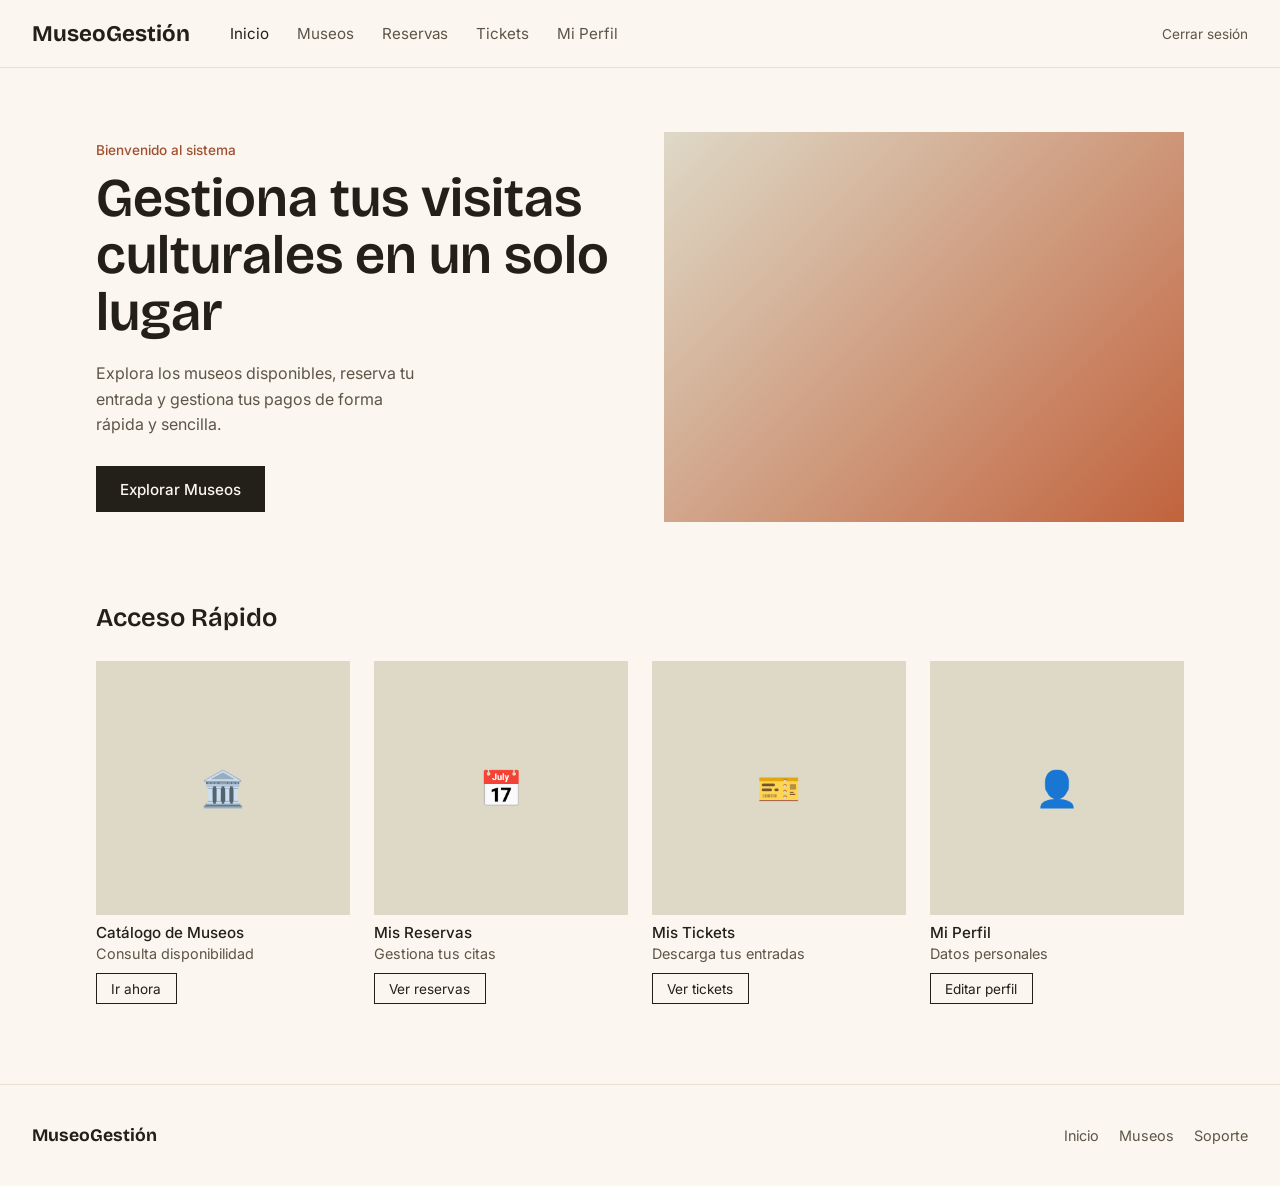
<file: index.html>
﻿<!DOCTYPE html>
<html lang="es">
<head>
  <meta charset="UTF-8">
  <meta name="viewport" content="width=device-width, initial-scale=1.0">
  <title>Sistema de Gestión de Museos — Inicio</title>
  <link rel="preconnect" href="https://fonts.googleapis.com">
  <link rel="preconnect" href="https://fonts.gstatic.com" crossorigin>
  <link href="https://fonts.googleapis.com/css2?family=Bricolage+Grotesque:opsz,wght@12..96,500;12..96,600;12..96,700&family=Inter:wght@400;500;600&display=swap" rel="stylesheet">
  <link rel="stylesheet" href="css/style.css">
</head>
<body>

  <header class="site-header">
    <a class="site-header__logo" href="index.html">MuseoGestión</a>

    <nav class="site-nav" aria-label="Navegación principal">
      <a href="index.html" class="site-nav__link site-nav__link--active">Inicio</a>
      <a href="museos.html" class="site-nav__link">Museos</a>
      <a href="reservas.html" class="site-nav__link">Reservas</a>
      <a href="tickets.html" class="site-nav__link">Tickets</a>
      <a href="clientes.html" class="site-nav__link">Mi Perfil</a>
    </nav>

    <div class="site-header__actions">
      <a href="login.html" class="site-header__auth">Cerrar sesión</a>
    </div>
  </header>

  <main>
    <section class="hero">
      <div class="hero__text">
        <p class="hero__tag">Bienvenido al sistema</p>
        <h1 class="hero__title">Gestiona tus visitas<br>culturales en un solo lugar</h1>
        <p class="hero__desc">
          Explora los museos disponibles, reserva tu entrada y gestiona tus pagos de forma rápida y sencilla.
        </p>
        <a href="museos.html" class="hero__cta">Explorar Museos</a>
      </div>
      <div class="hero__image" aria-hidden="true" style="background: linear-gradient(135deg, #ded9c7, #c1633d);"></div>
    </section>

    <section class="products" id="servicios">
      <h2 class="products__title">Acceso Rápido</h2>
      <ul class="products__grid">
        <li class="product-card">
          <div class="product-card__image" data-emoji="🏛️"></div>
          <h3 class="product-card__name">Catálogo de Museos</h3>
          <p class="product-card__price">Consulta disponibilidad</p>
          <a href="museos.html" class="product-card__add" style="text-decoration:none; text-align:center; display:block">Ir ahora</a>
        </li>
        <li class="product-card">
          <div class="product-card__image" data-emoji="📅"></div>
          <h3 class="product-card__name">Mis Reservas</h3>
          <p class="product-card__price">Gestiona tus citas</p>
          <a href="reservas.html" class="product-card__add" style="text-decoration:none; text-align:center; display:block">Ver reservas</a>
        </li>
        <li class="product-card">
          <div class="product-card__image" data-emoji="🎫"></div>
          <h3 class="product-card__name">Mis Tickets</h3>
          <p class="product-card__price">Descarga tus entradas</p>
          <a href="tickets.html" class="product-card__add" style="text-decoration:none; text-align:center; display:block">Ver tickets</a>
        </li>
        <li class="product-card">
          <div class="product-card__image" data-emoji="👤"></div>
          <h3 class="product-card__name">Mi Perfil</h3>
          <p class="product-card__price">Datos personales</p>
          <a href="clientes.html" class="product-card__add" style="text-decoration:none; text-align:center; display:block">Editar perfil</a>
        </li>
      </ul>
    </section>
  </main>

  <footer class="site-footer">
    <div class="site-footer__brand">MuseoGestión</div>
    <nav class="site-footer__links" aria-label="Enlaces del pie de página">
      <a href="index.html">Inicio</a>
      <a href="museos.html">Museos</a>
      <a href="clientes.html">Soporte</a>
    </nav>
  </footer>

  <script src="js/main.js"></script>
</body>
</html>
</file>
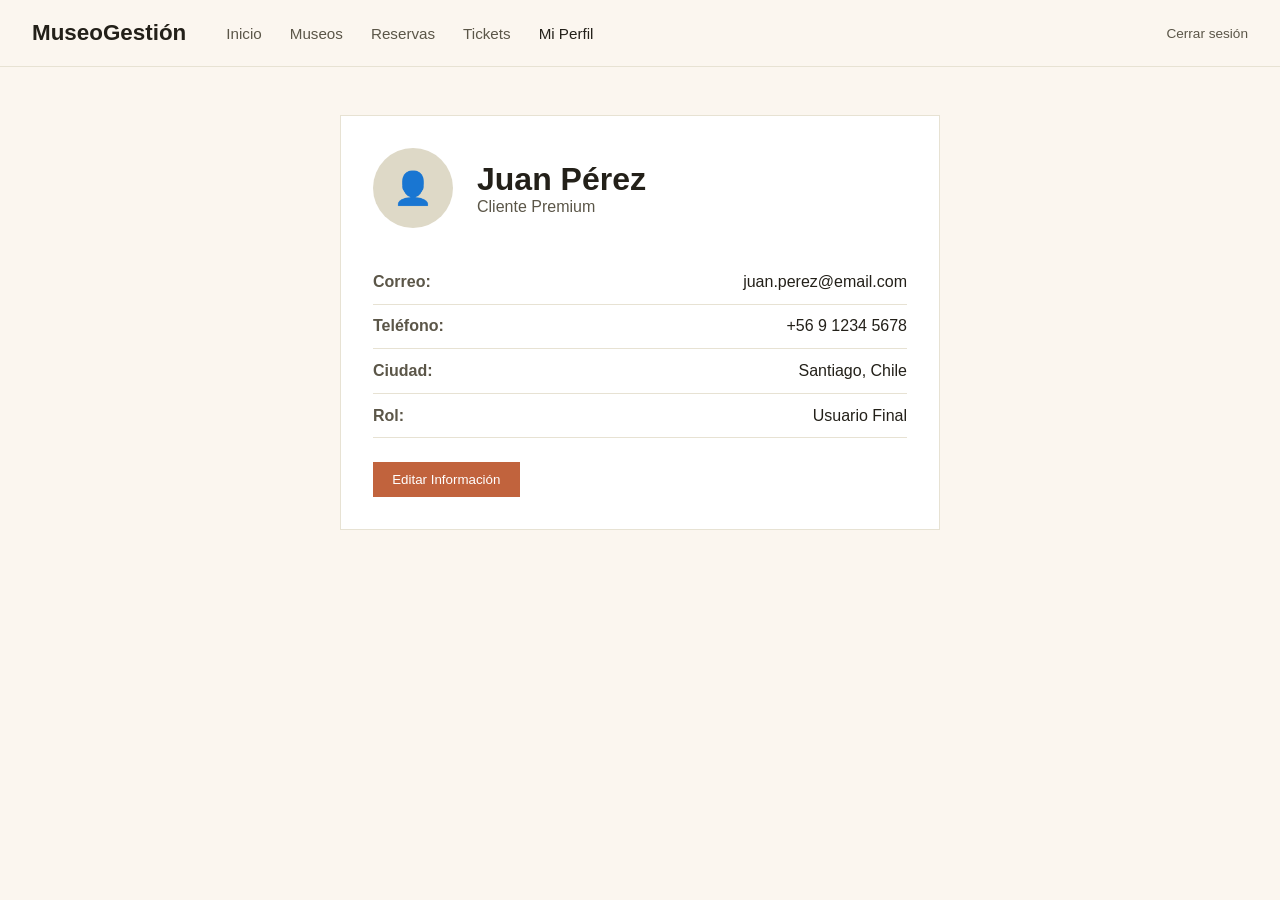
<file: clientes.html>
﻿<!DOCTYPE html>
<html lang="es">
<head>
  <meta charset="UTF-8">
  <meta name="viewport" content="width=device-width, initial-scale=1.0">
  <title>MuseoGestión · Mi Perfil</title>
  <link rel="stylesheet" href="css/style.css">
  <style>
    .profile-card { max-width: 600px; margin: 3rem auto; padding: 2rem; background: white; border: 1px solid var(--sand-line); }
    .profile-header { display: flex; align-items: center; gap: 1.5rem; margin-bottom: 2rem; }
    .profile-avatar { width: 80px; height: 80px; background: var(--sand); border-radius: 50%; display: flex; align-items: center; justify-content: center; font-size: 2rem; }
    .detail-row { display: flex; justify-content: space-between; padding: 0.8rem 0; border-bottom: 1px solid var(--sand-line); }
    .detail-label { font-weight: 600; color: #5b5648; }
    .btn-edit { margin-top: 1.5rem; padding: 0.6rem 1.2rem; background: var(--clay); color: white; border: none; cursor: pointer; }
  </style>
</head>
<body>
  <header class="site-header">
    <a class="site-header__logo" href="index.html">MuseoGestión</a>
    <nav class="site-nav">
      <a href="index.html" class="site-nav__link">Inicio</a>
      <a href="museos.html" class="site-nav__link">Museos</a>
      <a href="reservas.html" class="site-nav__link">Reservas</a>
      <a href="tickets.html" class="site-nav__link">Tickets</a>
      <a href="clientes.html" class="site-nav__link site-nav__link--active">Mi Perfil</a>
    </nav>
    <div class="site-header__actions"><a href="login.html" class="site-header__auth">Cerrar sesión</a></div>
  </header>

  <main>
    <div class="profile-card">
      <div class="profile-header">
        <div class="profile-avatar">👤</div>
        <div>
          <h1 style="margin:0; font-family: var(--font-display);">Juan Pérez</h1>
          <p style="margin:0; color: #5b5648;">Cliente Premium</p>
        </div>
      </div>
      <div class="detail-row"><span class="detail-label">Correo:</span> <span>juan.perez@email.com</span></div>
      <div class="detail-row"><span class="detail-label">Teléfono:</span> <span>+56 9 1234 5678</span></div>
      <div class="detail-row"><span class="detail-label">Ciudad:</span> <span>Santiago, Chile</span></div>
      <div class="detail-row"><span class="detail-label">Rol:</span> <span>Usuario Final</span></div>
      <button class="btn-edit">Editar Información</button>
    </div>
  </main>
</body>
</html>
</file>
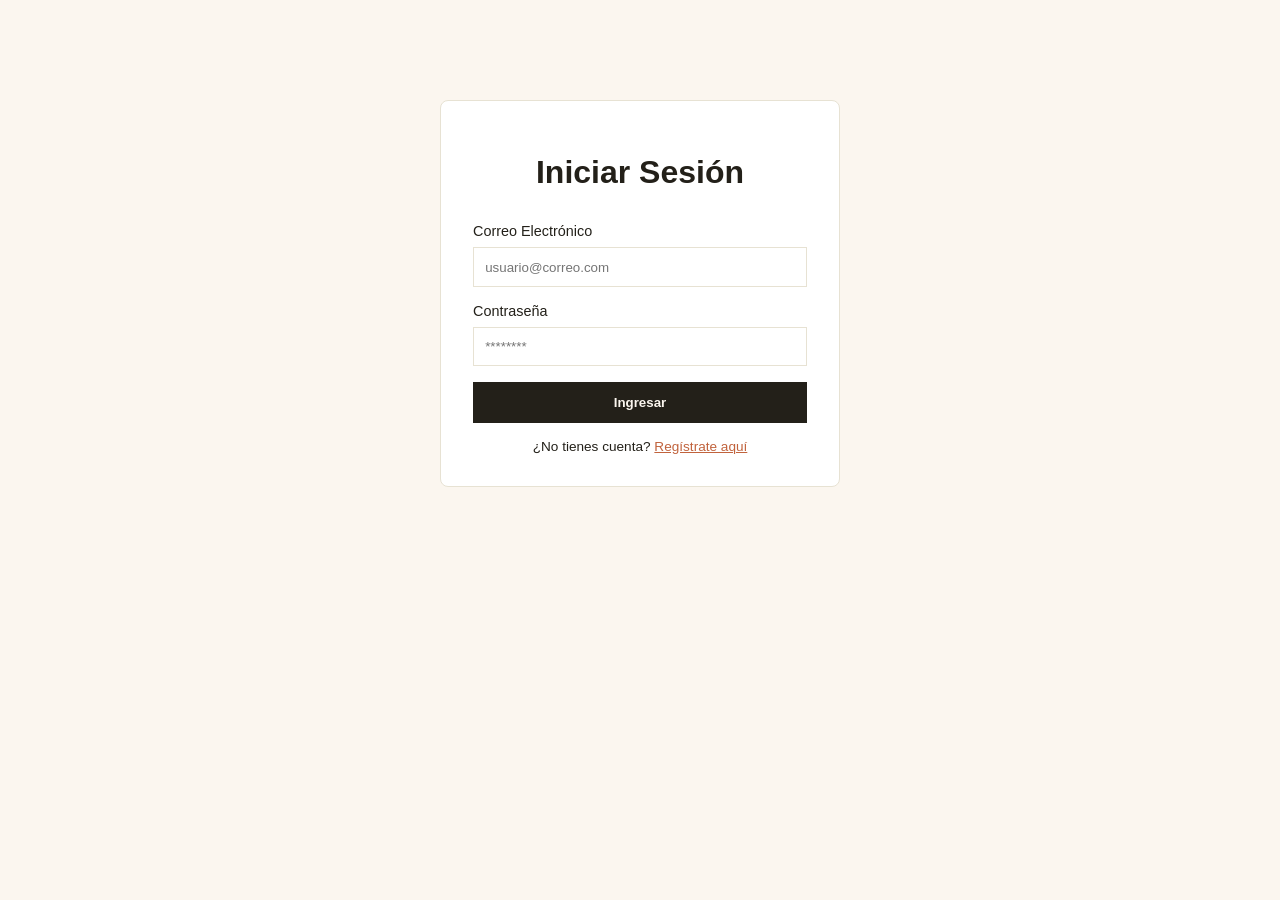
<file: login.html>
﻿<!DOCTYPE html>
<html lang="es">
<head>
  <meta charset="UTF-8">
  <meta name="viewport" content="width=device-width, initial-scale=1.0">
  <title>MuseoGestión · Acceso</title>
  <link rel="stylesheet" href="css/style.css">
  <style>
    .login-container { max-width: 400px; margin: 100px auto; padding: 2rem; background: white; border: 1px solid var(--sand-line); border-radius: 8px; }
    .login-title { font-family: var(--font-display); text-align: center; margin-bottom: 2rem; }
    .form-group { margin-bottom: 1rem; }
    .form-group label { display: block; margin-bottom: 0.5rem; font-size: 0.9rem; }
    .form-group input { width: 100%; padding: 0.7rem; border: 1px solid var(--sand-line); }
    .login-btn { width: 100%; padding: 0.8rem; background: var(--ink); color: var(--paper); border: none; cursor: pointer; font-weight: 600; }
    .login-footer { text-align: center; margin-top: 1rem; font-size: 0.85rem; }
  </style>
</head>
<body>
  <div class="login-container">
    <h1 class="login-title">Iniciar Sesión</h1>
    <form action="index.html">
      <div class="form-group">
        <label>Correo Electrónico</label>
        <input type="email" required placeholder="usuario@correo.com">
      </div>
      <div class="form-group">
        <label>Contraseña</label>
        <input type="password" required placeholder="********">
      </div>
      <button type="submit" class="login-btn">Ingresar</button>
    </form>
    <div class="login-footer">
      ¿No tienes cuenta? <a href="#" style="color: var(--clay)">Regístrate aquí</a>
    </div>
  </div>
</body>
</html>
</file>
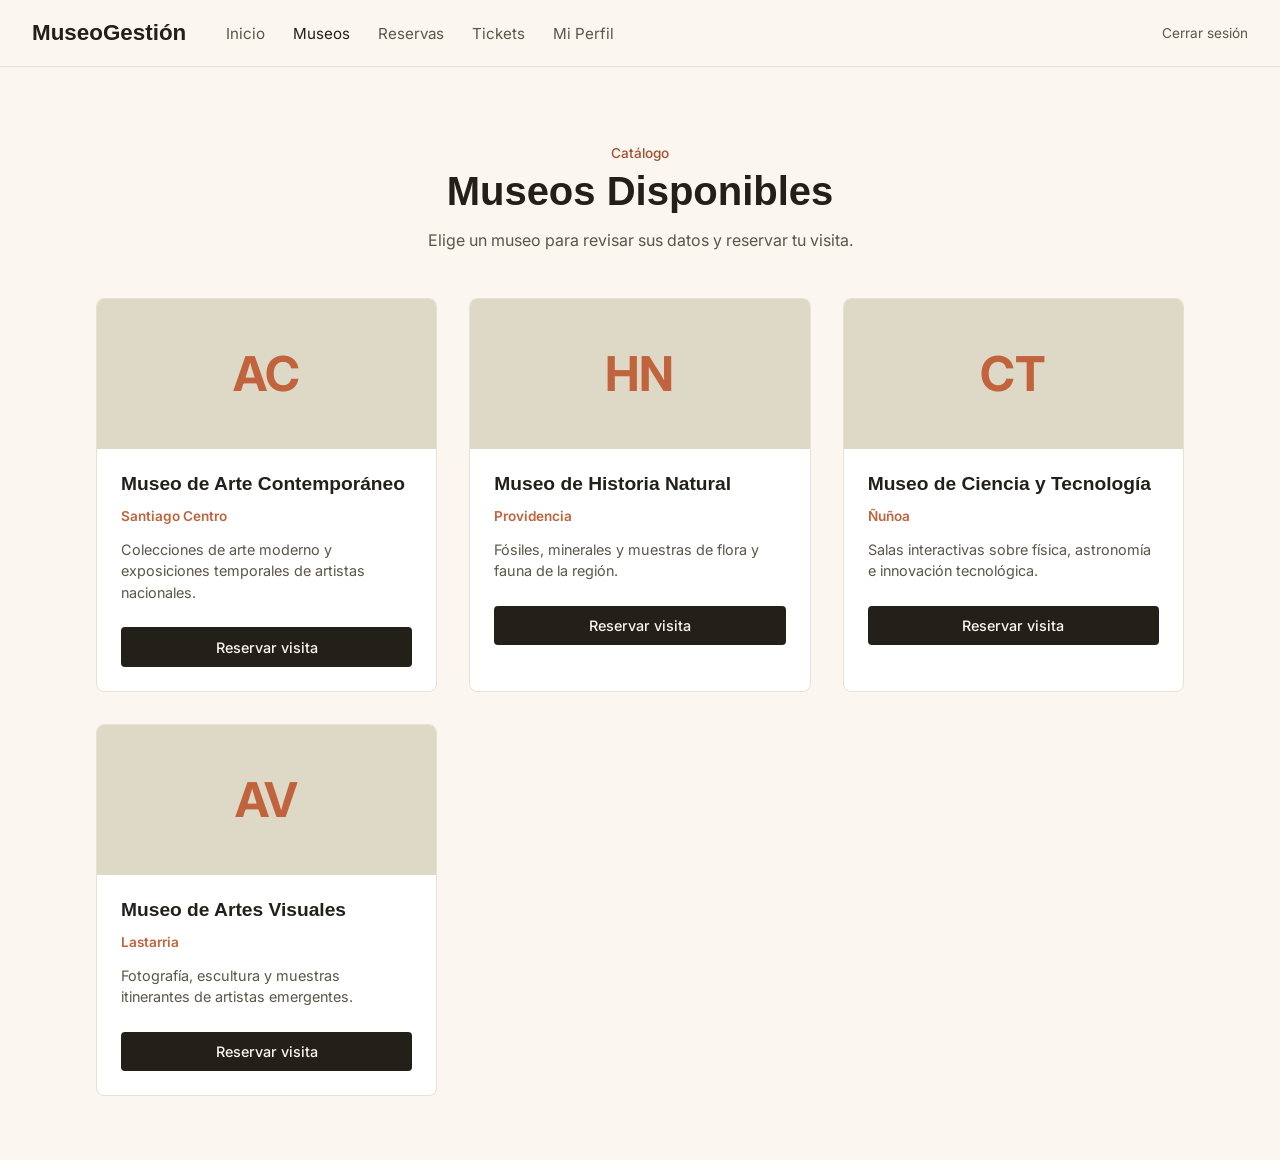
<file: museos.html>
﻿<!DOCTYPE html>
<html lang="es">
<head>
  <meta charset="UTF-8">
  <meta name="viewport" content="width=device-width, initial-scale=1.0">
  <title>MuseoGestión · Museos</title>
  <link rel="preconnect" href="https://fonts.googleapis.com">
  <link rel="preconnect" href="https://fonts.gstatic.com" crossorigin>
  <link href="https://fonts.googleapis.com/css2?family=Fraunces:opsz,wght@9..144,300;9..144,500;9..144,600&family=Inter:wght@400;500;600&display=swap" rel="stylesheet">
  <link rel="stylesheet" href="css/style.css">
  <style>
    .museums { max-width: 72rem; margin: 0 auto; padding: 4rem 2rem; }
    .museums__intro { margin-bottom: 3rem; text-align: center; }
    .museums__tag { color: var(--clay-dark); font-weight: 500; font-size: 0.85rem; margin-bottom: 0.5rem; }
    .museums__title { font-family: var(--font-display); font-size: 2.5rem; margin: 0 0 1rem; }
    .museums__subtitle { color: #5b5648; margin-bottom: 2rem; }
    .museums__grid { display: grid; grid-template-columns: repeat(auto-fit, minmax(250px, 1fr)); gap: 2rem; margin: 0; padding: 0; }
    .museum-card { background: white; border: 1px solid var(--sand-line); border-radius: 8px; overflow: hidden; transition: transform 0.2s; }
    .museum-card:hover { transform: translateY(-5px); }
    .museum-card__cover { height: 150px; background: var(--sand); display: flex; align-items: center; justify-content: center; font-size: 3rem; font-weight: 700; color: var(--clay); }
    .museum-card__body { padding: 1.5rem; }
    .museum-card__name { font-family: var(--font-display); font-size: 1.2rem; margin: 0 0 0.5rem; }
    .museum-card__meta { font-size: 0.85rem; color: var(--clay); font-weight: 600; margin-bottom: 0.5rem; }
    .museum-card__desc { font-size: 0.9rem; color: #5b5648; line-height: 1.5; margin-bottom: 1.5rem; }
    .museum-card__link { display: block; text-align: center; padding: 0.7rem; background: var(--ink); color: var(--paper); text-decoration: none; font-size: 0.9rem; font-weight: 500; border-radius: 4px; }
  </style>
</head>
<body>

  <header class="site-header">
    <a class="site-header__logo" href="index.html">MuseoGestión</a>
    <nav class="site-nav">
      <a href="index.html" class="site-nav__link">Inicio</a>
      <a href="museos.html" class="site-nav__link site-nav__link--active">Museos</a>
      <a href="reservas.html" class="site-nav__link">Reservas</a>
      <a href="tickets.html" class="site-nav__link">Tickets</a>
      <a href="clientes.html" class="site-nav__link">Mi Perfil</a>
    </nav>
    <div class="site-header__actions">
      <a href="login.html" class="site-header__auth">Cerrar sesión</a>
    </div>
  </header>

  <main class="museums">
    <div class="museums__intro">
      <p class="museums__tag">Catálogo</p>
      <h1 class="museums__title">Museos Disponibles</h1>
      <p class="museums__subtitle">Elige un museo para revisar sus datos y reservar tu visita.</p>
    </div>

    <ul class="museums__grid">
      <li class="museum-card">
        <div class="museum-card__cover">AC</div>
        <div class="museum-card__body">
          <h2 class="museum-card__name">Museo de Arte Contemporáneo</h2>
          <p class="museum-card__meta">Santiago Centro</p>
          <p class="museum-card__desc">Colecciones de arte moderno y exposiciones temporales de artistas nacionales.</p>
          <a class="museum-card__link" href="reservas.html">Reservar visita</a>
        </div>
      </li>
      <li class="museum-card">
        <div class="museum-card__cover">HN</div>
        <div class="museum-card__body">
          <h2 class="museum-card__name">Museo de Historia Natural</h2>
          <p class="museum-card__meta">Providencia</p>
          <p class="museum-card__desc">Fósiles, minerales y muestras de flora y fauna de la región.</p>
          <a class="museum-card__link" href="reservas.html">Reservar visita</a>
        </div>
      </li>
      <li class="museum-card">
        <div class="museum-card__cover">CT</div>
        <div class="museum-card__body">
          <h2 class="museum-card__name">Museo de Ciencia y Tecnología</h2>
          <p class="museum-card__meta">Ñuñoa</p>
          <p class="museum-card__desc">Salas interactivas sobre física, astronomía e innovación tecnológica.</p>
          <a class="museum-card__link" href="reservas.html">Reservar visita</a>
        </div>
      </li>
      <li class="museum-card">
        <div class="museum-card__cover">AV</div>
        <div class="museum-card__body">
          <h2 class="museum-card__name">Museo de Artes Visuales</h2>
          <p class="museum-card__meta">Lastarria</p>
          <p class="museum-card__desc">Fotografía, escultura y muestras itinerantes de artistas emergentes.</p>
          <a class="museum-card__link" href="reservas.html">Reservar visita</a>
        </div>
      </li>
    </ul>
  </main>

  <script src="js/main.js"></script>
</body>
</html>
</file>
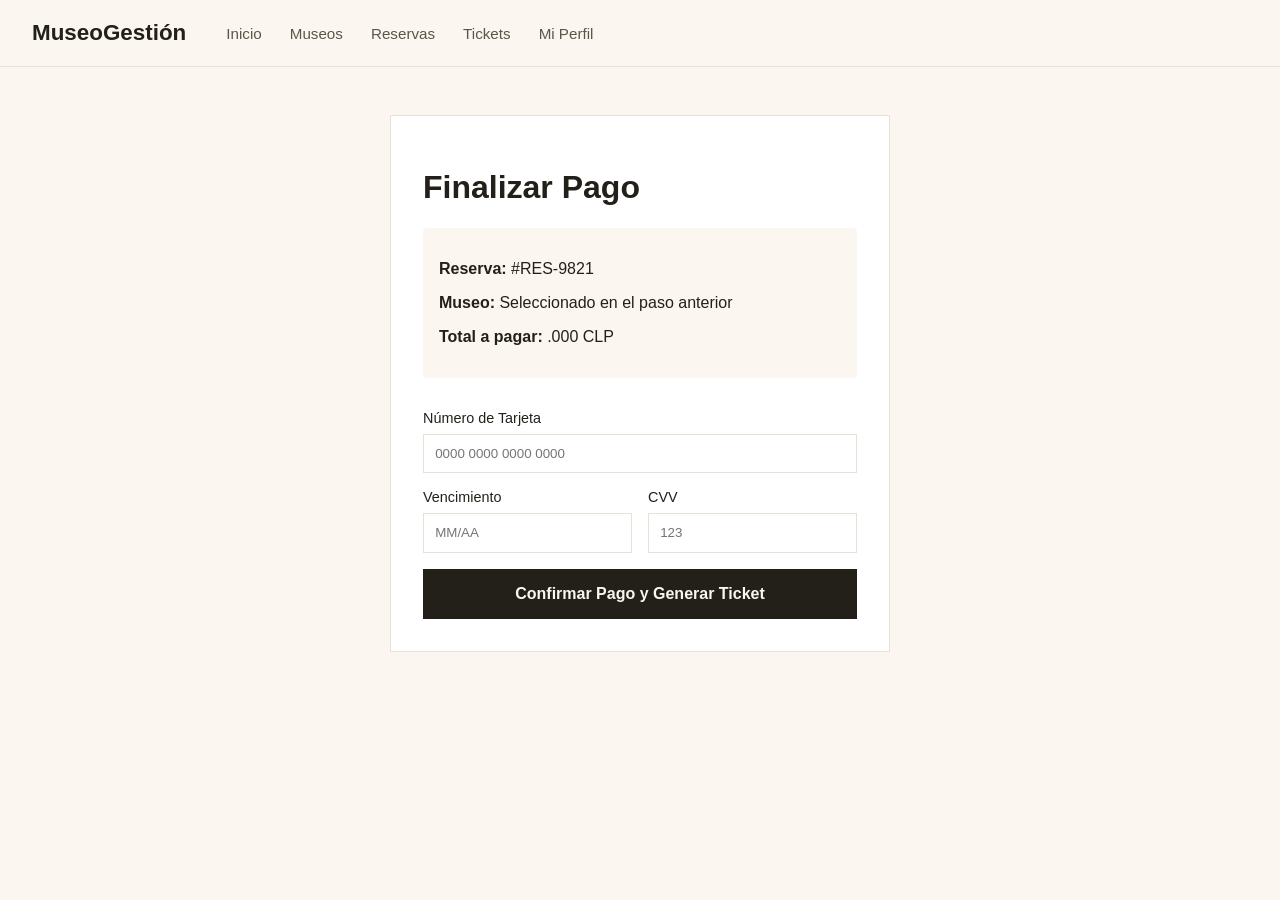
<file: pagos.html>
﻿<!DOCTYPE html>
<html lang="es">
<head>
  <meta charset="UTF-8">
  <meta name="viewport" content="width=device-width, initial-scale=1.0">
  <title>MuseoGestión · Pago de Reserva</title>
  <link rel="stylesheet" href="css/style.css">
  <style>
    .payment-container { max-width: 500px; margin: 3rem auto; padding: 2rem; background: white; border: 1px solid var(--sand-line); }
    .payment-summary { background: var(--paper); padding: 1rem; margin-bottom: 2rem; border-radius: 4px; }
    .form-group { margin-bottom: 1rem; }
    .form-group label { display: block; margin-bottom: 0.5rem; font-size: 0.9rem; }
    .form-group input { width: 100%; padding: 0.7rem; border: 1px solid var(--sand-line); }
    .btn-pay { width: 100%; padding: 1rem; background: var(--ink); color: var(--paper); border: none; cursor: pointer; font-weight: 600; font-size: 1rem; }
  </style>
</head>
<body>
  <header class="site-header">
    <a class="site-header__logo" href="index.html">MuseoGestión</a>
    <nav class="site-nav">
      <a href="index.html" class="site-nav__link">Inicio</a>
      <a href="museos.html" class="site-nav__link">Museos</a>
      <a href="reservas.html" class="site-nav__link">Reservas</a>
      <a href="tickets.html" class="site-nav__link">Tickets</a>
      <a href="clientes.html" class="site-nav__link">Mi Perfil</a>
    </nav>
  </header>

  <main>
    <div class="payment-container">
      <h1 style="font-family: var(--font-display);">Finalizar Pago</h1>
      <div class="payment-summary">
        <p><strong>Reserva:</strong> #RES-9821</p>
        <p><strong>Museo:</strong> Seleccionado en el paso anterior</p>
        <p><strong>Total a pagar:</strong> .000 CLP</p>
      </div>
      <form action="tickets.html">
        <div class="form-group">
          <label>Número de Tarjeta</label>
          <input type="text" placeholder="0000 0000 0000 0000" required>
        </div>
        <div style="display:grid; grid-template-columns: 1fr 1fr; gap: 1rem;">
          <div class="form-group">
            <label>Vencimiento</label>
            <input type="text" placeholder="MM/AA" required>
          </div>
          <div class="form-group">
            <label>CVV</label>
            <input type="text" placeholder="123" required>
          </div>
        </div>
        <button type="submit" class="btn-pay">Confirmar Pago y Generar Ticket</button>
      </form>
    </div>
  </main>
</body>
</html>
</file>
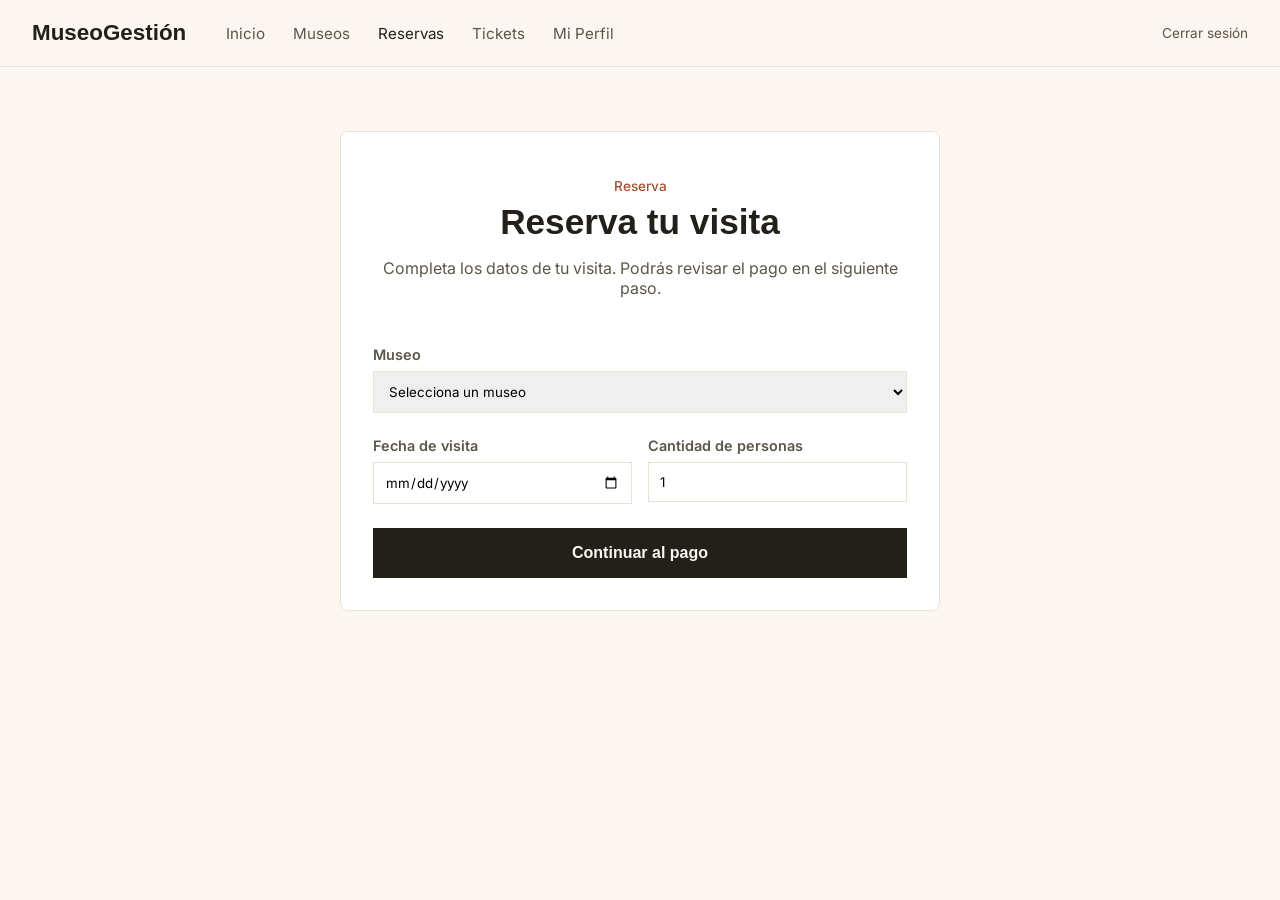
<file: reservas.html>
﻿<!DOCTYPE html>
<html lang="es">
<head>
  <meta charset="UTF-8">
  <meta name="viewport" content="width=device-width, initial-scale=1.0">
  <title>MuseoGestión · Reservas</title>
  <link rel="preconnect" href="https://fonts.googleapis.com">
  <link rel="preconnect" href="https://fonts.gstatic.com" crossorigin>
  <link href="https://fonts.googleapis.com/css2?family=Fraunces:opsz,wght@9..144,300;9..144,500;9..144,600&family=Inter:wght@400;500;600&display=swap" rel="stylesheet">
  <link rel="stylesheet" href="css/style.css">
  <style>
    .reserve { max-width: 600px; margin: 4rem auto; padding: 2rem; background: white; border: 1px solid var(--sand-line); border-radius: 8px; }
    .reserve__intro { text-align: center; margin-bottom: 3rem; }
    .reserve__tag { color: var(--clay-dark); font-weight: 500; font-size: 0.85rem; margin-bottom: 0.5rem; }
    .reserve__title { font-family: var(--font-display); font-size: 2.2rem; margin: 0 0 1rem; }
    .reserve__subtitle { color: #5b5648; margin-bottom: 2rem; }
    .form { display: grid; gap: 1.5rem; }
    .form__field { display: flex; flex-direction: column; gap: 0.5rem; }
    .form__field label { font-weight: 600; font-size: 0.9rem; color: #5b5648; }
    .form__field input, .form__field select { padding: 0.7rem; border: 1px solid var(--sand-line); font-family: var(--font-body); }
    .form__row { display: grid; grid-template-columns: 1fr 1fr; gap: 1rem; }
    .form__submit { background: var(--ink); color: var(--paper); padding: 1rem; border: none; font-weight: 600; cursor: pointer; font-size: 1rem; transition: background 0.2s; }
    .form__submit:hover { background: var(--clay-dark); }
  </style>
</head>
<body>

  <header class="site-header">
    <a class="site-header__logo" href="index.html">MuseoGestión</a>
    <nav class="site-nav">
      <a href="index.html" class="site-nav__link">Inicio</a>
      <a href="museos.html" class="site-nav__link">Museos</a>
      <a href="reservas.html" class="site-nav__link site-nav__link--active">Reservas</a>
      <a href="tickets.html" class="site-nav__link">Tickets</a>
      <a href="clientes.html" class="site-nav__link">Mi Perfil</a>
    </nav>
    <div class="site-header__actions">
      <a href="login.html" class="site-header__auth">Cerrar sesión</a>
    </div>
  </header>

  <main>
    <div class="reserve">
      <div class="reserve__intro">
        <p class="reserve__tag">Reserva</p>
        <h1 class="reserve__title">Reserva tu visita</h1>
        <p class="reserve__subtitle">Completa los datos de tu visita. Podrás revisar el pago en el siguiente paso.</p>
      </div>

      <form class="form" action="pagos.html">
        <div class="form__field">
          <label for="museo">Museo</label>
          <select id="museo" name="museo" required>
            <option value="" selected disabled>Selecciona un museo</option>
            <option value="Museo de Arte Contemporáneo">Museo de Arte Contemporáneo</option>
            <option value="Museo de Historia Natural">Museo de Historia Natural</option>
            <option value="Museo de Ciencia y Tecnología">Museo de Ciencia y Tecnología</option>
            <option value="Museo de Artes Visuales">Museo de Artes Visuales</option>
          </select>
        </div>

        <div class="form__row">
          <div class="form__field">
            <label for="fecha">Fecha de visita</label>
            <input type="date" id="fecha" name="fecha" required>
          </div>
          <div class="form__field">
            <label for="personas">Cantidad de personas</label>
            <input type="number" id="personas" name="personas" min="1" max="20" value="1" required>
          </div>
        </div>

        <button type="submit" class="form__submit">Continuar al pago</button>
      </form>
    </div>
  </main>

  <script src="js/main.js"></script>
</body>
</html>
</file>
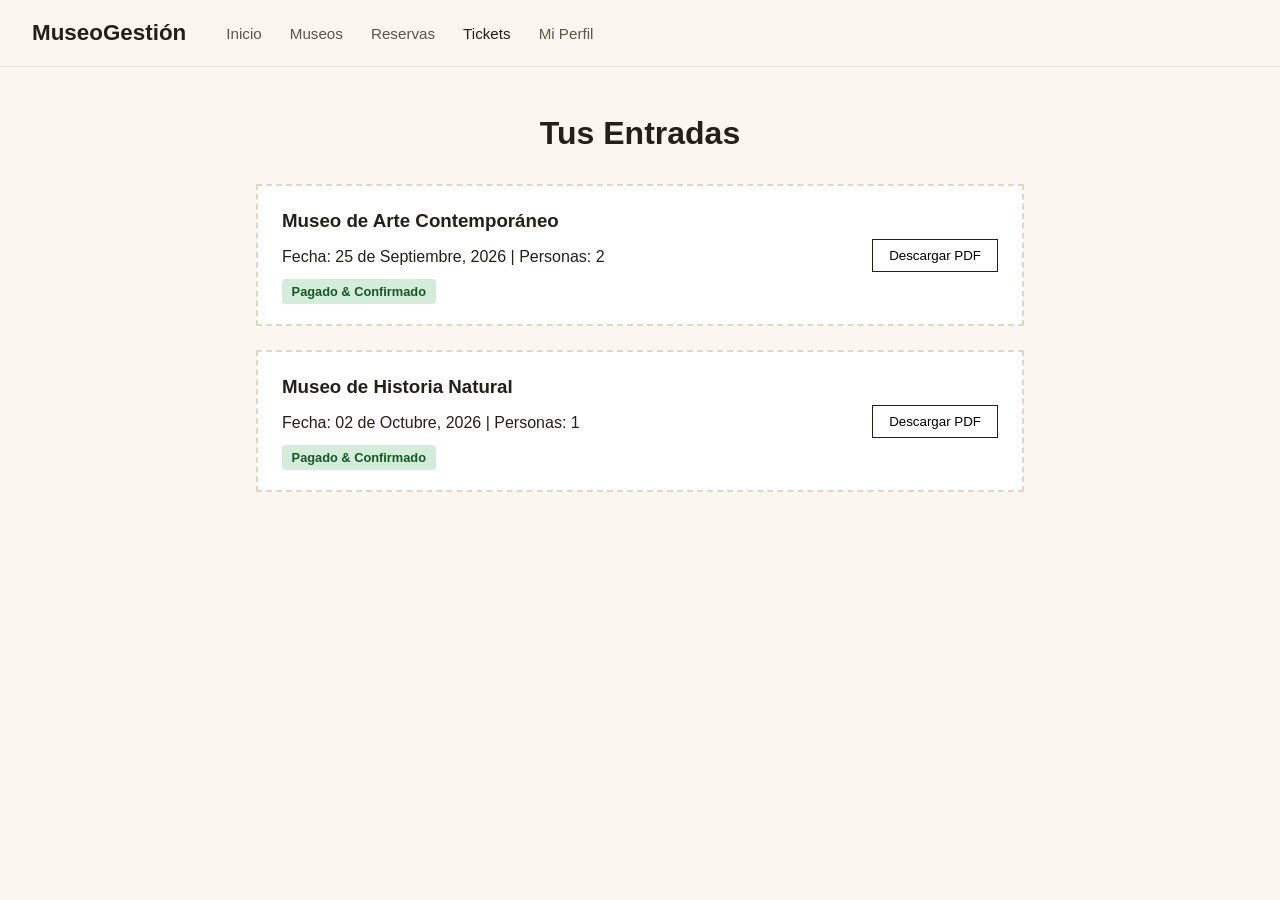
<file: tickets.html>
﻿<!DOCTYPE html>
<html lang="es">
<head>
  <meta charset="UTF-8">
  <meta name="viewport" content="width=device-width, initial-scale=1.0">
  <title>MuseoGestión · Mis Tickets</title>
  <link rel="stylesheet" href="css/style.css">
  <style>
    .tickets-list { max-width: 800px; margin: 3rem auto; padding: 0 1rem; }
    .ticket-card { background: white; border: 2px dashed var(--sand); padding: 1.5rem; margin-bottom: 1.5rem; display: flex; justify-content: space-between; align-items: center; }
    .ticket-info h3 { margin: 0; font-family: var(--font-display); }
    .ticket-status { background: #d4edda; color: #155724; padding: 0.3rem 0.6rem; font-size: 0.8rem; border-radius: 4px; font-weight: 600; }
    .btn-print { padding: 0.5rem 1rem; border: 1px solid var(--ink); background: none; cursor: pointer; }
  </style>
</head>
<body>
  <header class="site-header">
    <a class="site-header__logo" href="index.html">MuseoGestión</a>
    <nav class="site-nav">
      <a href="index.html" class="site-nav__link">Inicio</a>
      <a href="museos.html" class="site-nav__link">Museos</a>
      <a href="reservas.html" class="site-nav__link">Reservas</a>
      <a href="tickets.html" class="site-nav__link site-nav__link--active">Tickets</a>
      <a href="clientes.html" class="site-nav__link">Mi Perfil</a>
    </nav>
  </header>

  <main>
    <div class="tickets-list">
      <h1 style="font-family: var(--font-display); text-align: center; margin-bottom: 2rem;">Tus Entradas</h1>
      
      <div class="ticket-card">
        <div class="ticket-info">
          <h3>Museo de Arte Contemporáneo</h3>
          <p>Fecha: 25 de Septiembre, 2026 | Personas: 2</p>
          <span class="ticket-status">Pagado & Confirmado</span>
        </div>
        <button class="btn-print">Descargar PDF</button>
      </div>

      <div class="ticket-card">
        <div class="ticket-info">
          <h3>Museo de Historia Natural</h3>
          <p>Fecha: 02 de Octubre, 2026 | Personas: 1</p>
          <span class="ticket-status">Pagado & Confirmado</span>
        </div>
        <button class="btn-print">Descargar PDF</button>
      </div>
    </div>
  </main>
</body>
</html>
</file>
<file: css/style.css>
:root {
  --ink: #232019;
  --paper: #fbf6ef;
  --clay: #c1633d;
  --clay-dark: #a14f30;
  --sand: #ded9c7;
  --sand-line: #e7e2d3;

  --font-display: "Bricolage Grotesque", sans-serif;
  --font-body: "Inter", sans-serif;
}


* {
  box-sizing: border-box;
}

body {
  margin: 0;
  font-family: var(--font-body);
  color: var(--ink);
  background: var(--paper);
}

a {
  color: inherit;
}

ul {
  list-style: none;
}


.site-header {
  display: flex;
  align-items: center;
  gap: 2.5rem;
  padding: 1.25rem 2rem;
  border-bottom: 1px solid var(--sand-line);
}

.site-header__logo {
  font-family: var(--font-display);
  font-weight: 700;
  font-size: 1.4rem;
  text-decoration: none;
  color: var(--ink);
}

.site-nav {
  display: flex;
  gap: 1.75rem;
  flex: 1;
}

.site-nav__link {
  font-size: 0.95rem;
  text-decoration: none;
  color: #5b5648;
}

.site-nav__link--active,
.site-nav__link:hover {
  color: var(--ink);
}

.site-header__actions {
  display: flex;
  align-items: center;
  gap: 1.25rem;
}

.site-header__auth {
  font-size: 0.85rem;
  text-decoration: none;
  color: #5b5648;
  white-space: nowrap;
}

.site-header__auth:hover {
  color: var(--ink);
}

.cart-button {
  position: relative;
  border: none;
  background: none;
  cursor: pointer;
  font-size: 1.2rem;
  padding: 0.2rem;
}

.cart-button__count {
  position: absolute;
  top: -0.3rem;
  right: -0.5rem;
  background: var(--clay);
  color: var(--paper);
  font-family: var(--font-body);
  font-size: 0.65rem;
  font-weight: 600;
  min-width: 1.1rem;
  height: 1.1rem;
  border-radius: 999px;
  display: flex;
  align-items: center;
  justify-content: center;
}


.hero {
  display: grid;
  grid-template-columns: 1fr 1fr;
  gap: 3rem;
  align-items: center;
  padding: 4rem 2rem;
  max-width: 72rem;
  margin: 0 auto;
}

@media (max-width: 760px) {
  .hero {
    grid-template-columns: 1fr;
    padding-top: 2.5rem;
  }
}

.hero__tag {
  margin: 0 0 0.75rem;
  font-size: 0.85rem;
  color: var(--clay-dark);
  font-weight: 500;
}

.hero__title {
  font-family: var(--font-display);
  font-weight: 600;
  font-size: clamp(2.4rem, 5vw, 3.4rem);
  line-height: 1.05;
  margin: 0 0 1.25rem;
}

.hero__desc {
  max-width: 32ch;
  color: #5b5648;
  line-height: 1.6;
  margin: 0 0 1.75rem;
}

.hero__cta {
  display: inline-block;
  background: var(--ink);
  color: var(--paper);
  text-decoration: none;
  padding: 0.85rem 1.5rem;
  font-size: 0.95rem;
  font-weight: 500;
}

.hero__cta:hover {
  background: var(--clay-dark);
}

.hero__image {
  aspect-ratio: 4 / 3;
  background: linear-gradient(135deg, var(--sand), var(--clay));
}


.products {
  max-width: 72rem;
  margin: 0 auto;
  padding: 1rem 2rem 5rem;
}

.products__title {
  font-family: var(--font-display);
  font-weight: 600;
  font-size: 1.6rem;
  margin: 0 0 1.75rem;
}

.products__grid {
  margin: 0;
  padding: 0;
  display: grid;
  grid-template-columns: repeat(auto-fit, minmax(13.5rem, 1fr));
  gap: 1.5rem;
}

.product-card {
  display: flex;
  flex-direction: column;
  gap: 0.5rem;
}

.product-card__image {
  aspect-ratio: 1 / 1;
  background: var(--sand);
  display: flex;
  align-items: center;
  justify-content: center;
  font-size: 2.2rem;
}

.product-card__image::before {
  content: attr(data-emoji);
}

.product-card__name {
  font-family: var(--font-body);
  font-weight: 500;
  font-size: 0.95rem;
  margin: 0;
}

.product-card__price {
  margin: -0.3rem 0 0.2rem;
  color: #5b5648;
  font-size: 0.9rem;
}

.product-card__add {
  align-self: flex-start;
  border: 1px solid var(--ink);
  background: none;
  color: var(--ink);
  font-family: var(--font-body);
  font-size: 0.85rem;
  padding: 0.4rem 0.9rem;
  cursor: pointer;
}

.product-card__add:hover {
  background: var(--ink);
  color: var(--paper);
}


.site-footer {
  border-top: 1px solid var(--sand-line);
  padding: 2.5rem 2rem;
  display: flex;
  flex-wrap: wrap;
  gap: 2rem;
  align-items: center;
  justify-content: space-between;
}

.site-footer__brand {
  font-family: var(--font-display);
  font-weight: 700;
  font-size: 1.1rem;
}

.site-footer__links {
  display: flex;
  gap: 1.25rem;
  font-size: 0.9rem;
}

.site-footer__links a {
  text-decoration: none;
  color: #5b5648;
}

.site-footer__links a:hover {
  color: var(--ink);
}

.site-footer__newsletter label {
  display: block;
  font-size: 0.85rem;
  color: #5b5648;
  margin-bottom: 0.5rem;
}

.site-footer__newsletter-row {
  display: flex;
}

.site-footer__newsletter-row input {
  font-family: var(--font-body);
  padding: 0.5rem 0.7rem;
  border: 1px solid var(--sand-line);
  border-right: none;
  background: #fff;
  min-width: 12rem;
}

.site-footer__newsletter-row button {
  border: none;
  background: var(--ink);
  color: var(--paper);
  padding: 0.5rem 0.9rem;
  font-family: var(--font-body);
  font-size: 0.85rem;
  cursor: pointer;
}

.site-footer__newsletter-row button:hover {
  background: var(--clay-dark);
}
</file>
